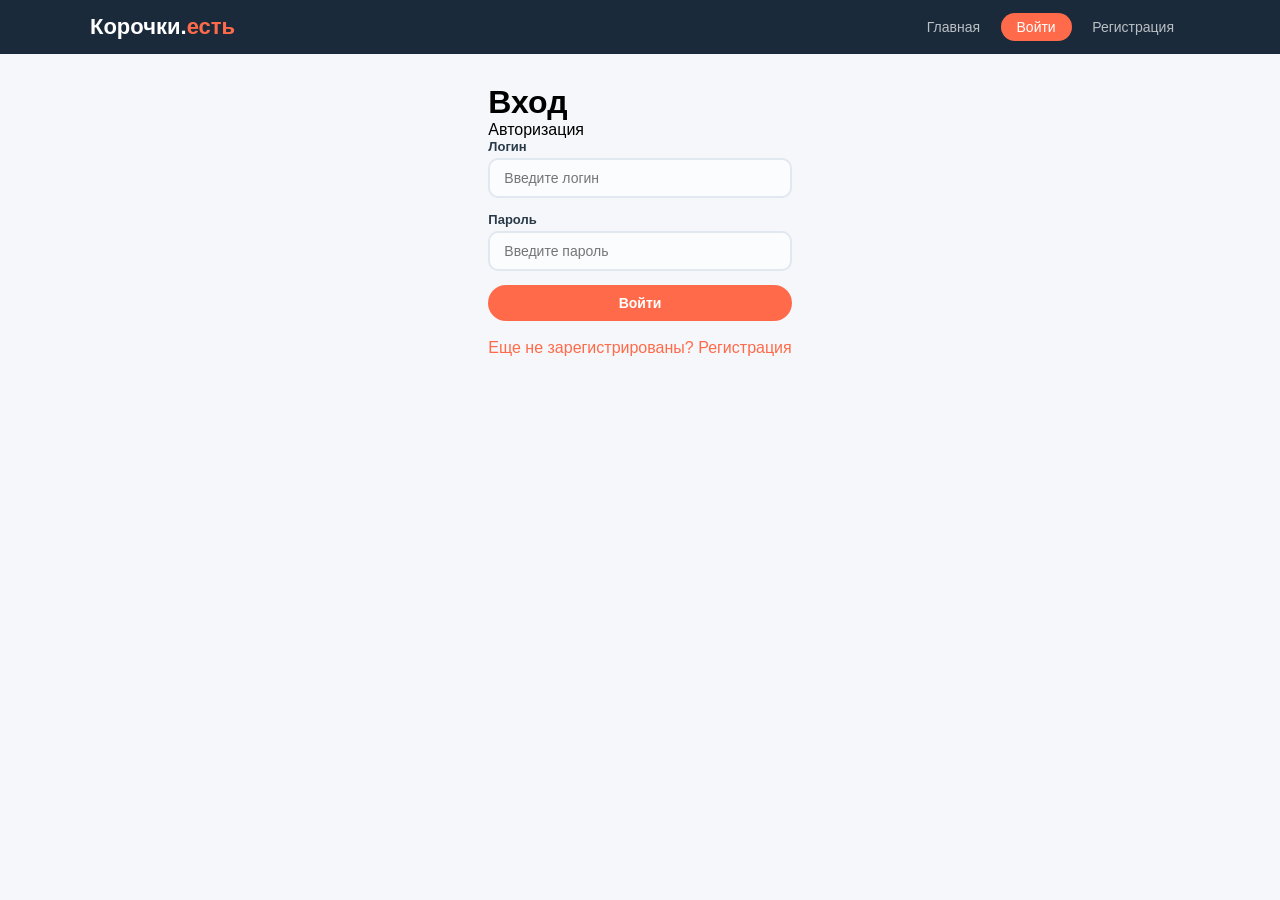
<file: account.html>
<!DOCTYPE html>
<html lang="ru">
<head>
    <meta charset="UTF-8">
    <meta name="viewport" content="width=device-width, initial-scale=1.0">
    <title>Кабинет — Корочки.есть</title>
    <link rel="stylesheet" href="style.css">
</head>
<body>
    <header class="header">
        <div class="header-inner">
            <a href="index.html" class="logo">Корочки.<span>есть</span></a>
            <nav class="nav">
                <a href="index.html">Главная</a>
                <a href="account.html" class="active">Кабинет</a>
                <a href="new_request.html">Подать заявку</a>
                <a href="#" onclick="logout()">Выйти</a>
            </nav>
        </div>
    </header>
    <main class="main">
        <div class="account-card">
            <h1>Личный кабинет</h1>
            <div id="accountMsg" class="alert" style="display:none;"></div>
            <div style="font-weight:700;font-size:18px;color:#1a2a3a;margin-bottom:14px;margin-top:20px;">Мои заявки</div>
            <div id="requestsList"></div>
            <div class="block" style="margin-top:24px;">
                <div class="block-title">Оставить отзыв</div>
                <form id="feedbackForm" onsubmit="return addFeedback(event)">
                    <div class="form-group">
                        <label>Выберите курс</label>
                        <select id="feedbackCourse" required>
                            <option value="">-- выберите курс --</option>
                        </select>
                    </div>
                    <div class="form-group">
                        <label>Ваш отзыв</label>
                        <textarea id="feedbackText" placeholder="Напишите отзыв о качестве образовательных услуг..." rows="4"></textarea>
                    </div>
                    <button type="submit" class="btn btn-primary">Отправить отзыв</button>
                </form>
            </div>
        </div>
    </main>
    <script src="script.js"></script>
</body>
</html>
</file>
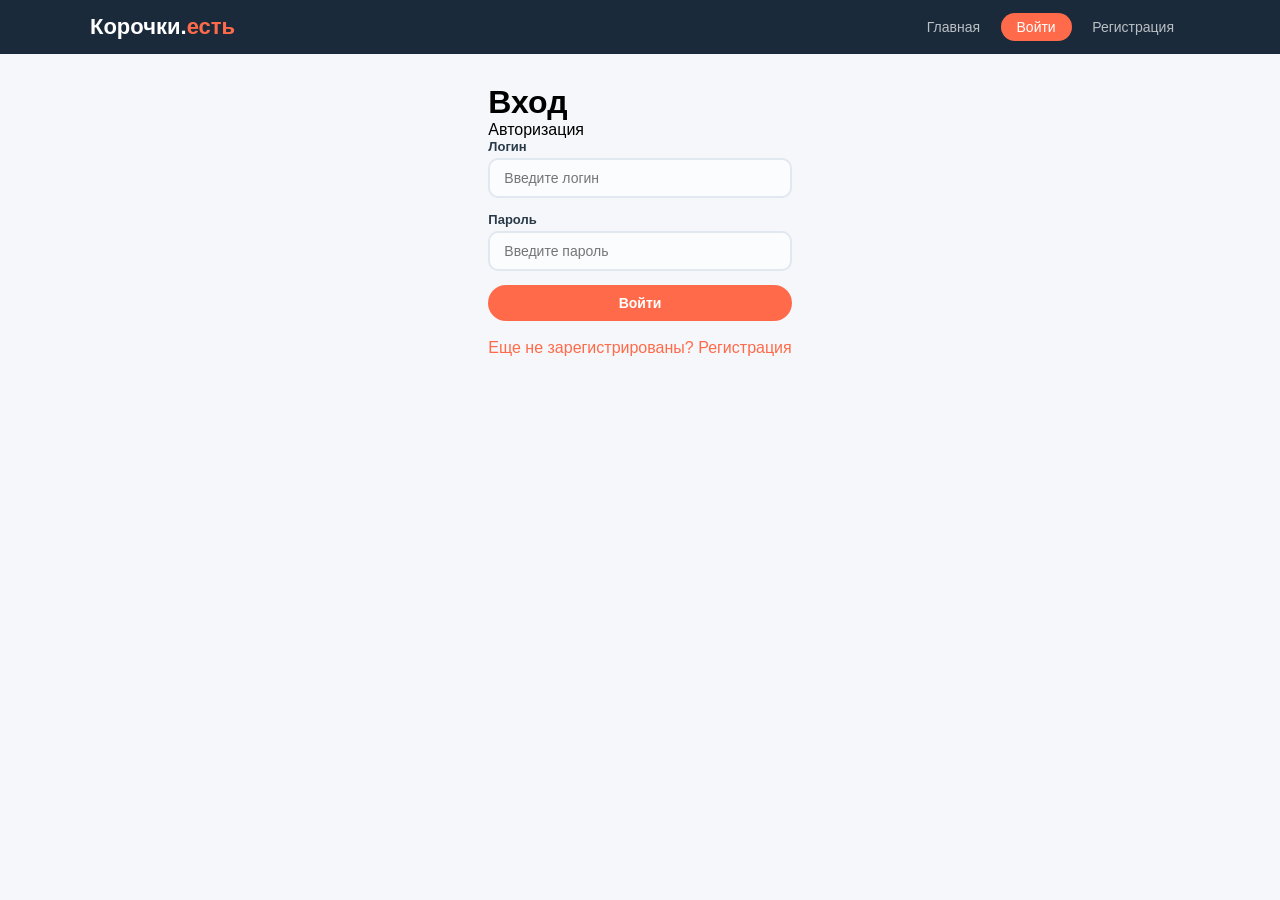
<file: admin.html>
<!DOCTYPE html>
<html lang="ru">
<head>
    <meta charset="UTF-8">
    <meta name="viewport" content="width=device-width, initial-scale=1.0">
    <title>Админка — Корочки.есть</title>
    <link rel="stylesheet" href="style.css">
</head>
<body>
    <header class="header">
        <div class="header-inner">
            <a href="index.html" class="logo">Корочки.<span>есть</span></a>
            <nav class="nav">
                <a href="index.html">Главная</a>
                <a href="admin.html" class="active">Админка</a>
                <a href="#" onclick="logout()">Выйти</a>
            </nav>
        </div>
    </header>
    <main class="main">
        <div class="account-card">
            <h1>Панель администратора</h1>
            <p style="color:#6a7a8a;margin-bottom:16px;">Все заявки пользователей</p>
            <div class="filter-group">
                <a href="#" class="active" data-filter="all" onclick="filterRequests('all', this)">Все</a>
                <a href="#" data-filter="Новая" onclick="filterRequests('Новая', this)">Новые</a>
                <a href="#" data-filter="Идет обучение" onclick="filterRequests('Идет обучение', this)">Идет обучение</a>
                <a href="#" data-filter="Обучение завершено" onclick="filterRequests('Обучение завершено', this)">Обучение завершено</a>
            </div>
            <div id="adminRequestsList"></div>
        </div>
    </main>
    <script src="script.js"></script>
</body>
</html>
</file>
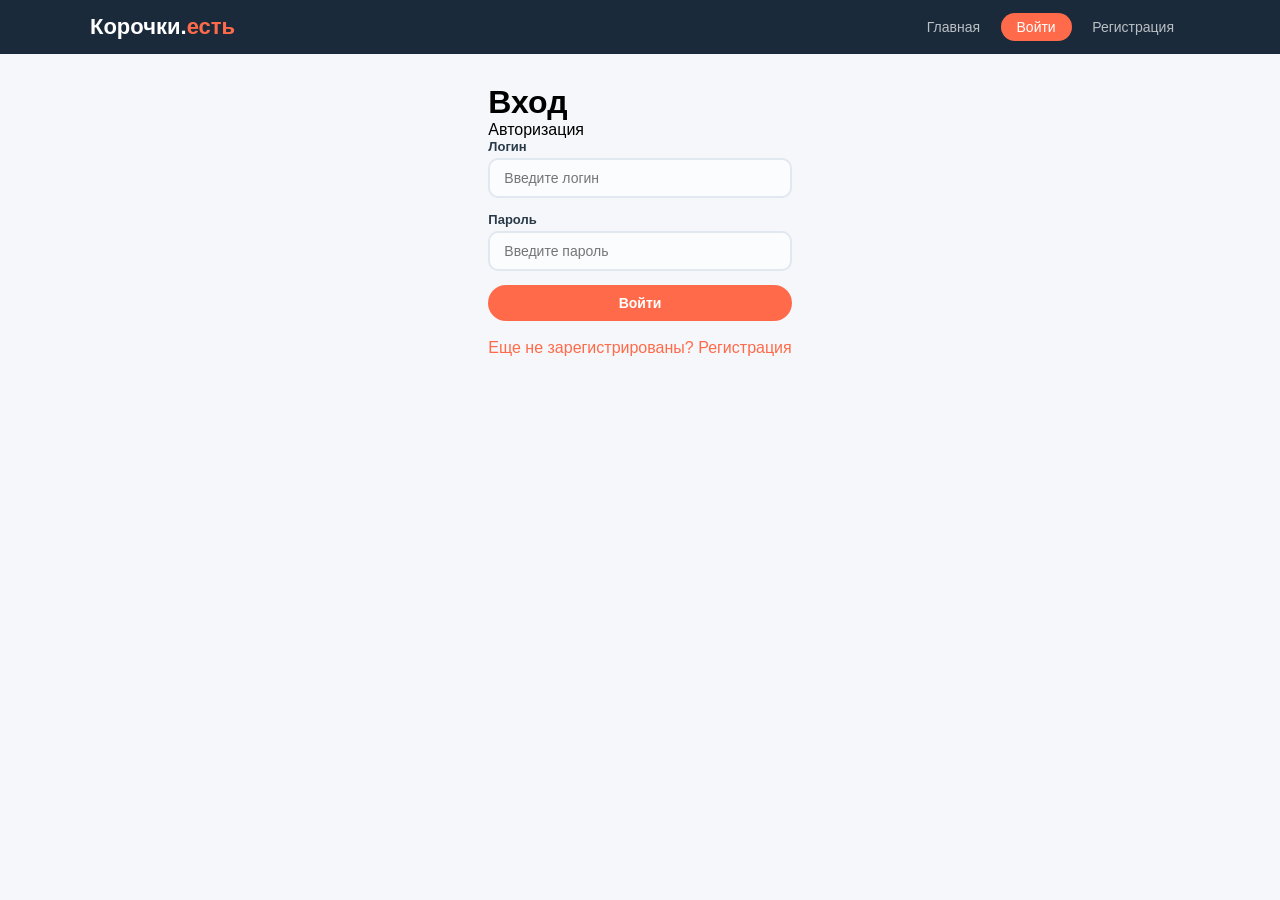
<file: auth.html>
<!DOCTYPE html>
<html lang="ru">
<head>
    <meta charset="UTF-8">
    <meta name="viewport" content="width=device-width, initial-scale=1.0">
    <title>Вход — Корочки.есть</title>
    <link rel="stylesheet" href="style.css">
</head>
<body>
    <header class="header">
        <div class="header-inner">
            <a href="index.html" class="logo">Корочки.<span>есть</span></a>
            <nav class="nav">
                <a href="index.html">Главная</a>
                <a href="auth.html" class="active">Войти</a>
                <a href="register.html">Регистрация</a>
            </nav>
        </div>
    </header>
    <main class="main" style="display:flex;justify-content:center;align-items:center;">
        <div class="auth-card">
            <h1>Вход</h1>
            <p class="subtitle">Авторизация</p>
            <div id="authError" class="alert alert-danger" style="display:none;"></div>
            <div id="authSuccess" class="alert alert-success" style="display:none;"></div>
            <form id="authForm" onsubmit="return handleAuth(event)">
                <div class="form-group">
                    <label>Логин</label>
                    <input type="text" id="authLogin" placeholder="Введите логин" required>
                </div>
                <div class="form-group">
                    <label>Пароль</label>
                    <input type="password" id="authPass" placeholder="Введите пароль" required>
                </div>
                <button type="submit" class="btn btn-primary btn-block">Войти</button>
            </form>
            <div class="text-center mt-3">
                <a href="register.html" class="link">Еще не зарегистрированы? Регистрация</a>
            </div>
        </div>
    </main>
    <script src="script.js"></script>
</body>
</html>
</file>
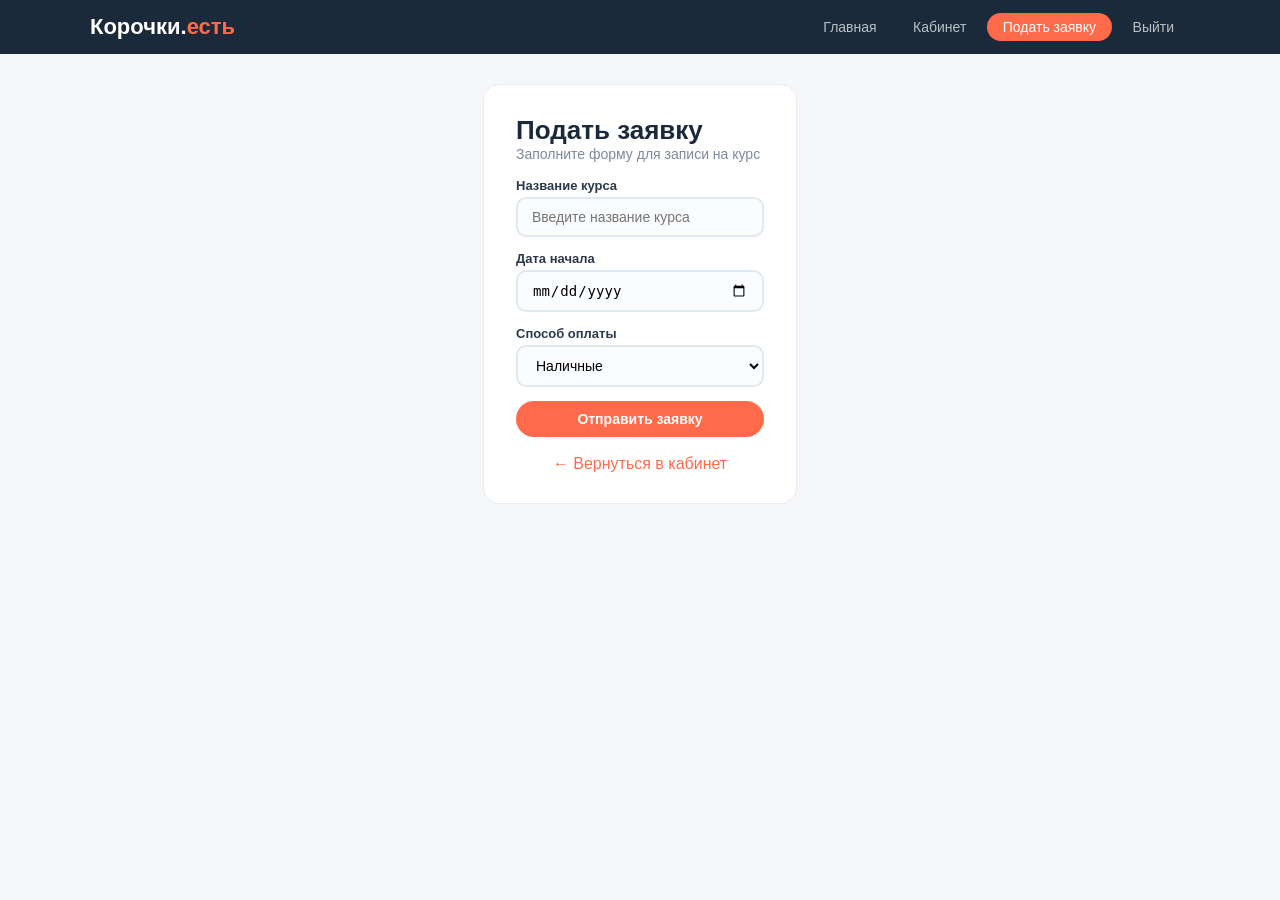
<file: new_request.html>
<!DOCTYPE html>
<html lang="ru">
<head>
    <meta charset="UTF-8">
    <meta name="viewport" content="width=device-width, initial-scale=1.0">
    <title>Подать заявку — Корочки.есть</title>
    <link rel="stylesheet" href="style.css">
</head>
<body>
    <header class="header">
        <div class="header-inner">
            <a href="index.html" class="logo">Корочки.<span>есть</span></a>
            <nav class="nav">
                <a href="index.html">Главная</a>
                <a href="account.html">Кабинет</a>
                <a href="new_request.html" class="active">Подать заявку</a>
                <a href="#" onclick="logout()">Выйти</a>
            </nav>
        </div>
    </header>
    <main class="main" style="display:flex;justify-content:center;align-items:center;">
        <div class="card card-wide" style="max-width:500px;">
            <h1>Подать заявку</h1>
            <p class="subtitle">Заполните форму для записи на курс</p>
            <div id="requestMsg" class="alert" style="display:none;"></div>
            <form id="requestForm" onsubmit="return addRequest(event)">
                <div class="form-group">
                    <label>Название курса</label>
                    <input type="text" id="courseName" placeholder="Введите название курса" required>
                </div>
                <div class="form-group">
                    <label>Дата начала</label>
                    <input type="date" id="startDate" required>
                </div>
                <div class="form-group">
                    <label>Способ оплаты</label>
                    <select id="paymentMethod" required>
                        <option value="наличные">Наличные</option>
                        <option value="перевод по номеру телефона">Перевод по номеру телефона</option>
                    </select>
                </div>
                <button type="submit" class="btn btn-primary btn-block">Отправить заявку</button>
            </form>
            <div class="text-center mt-3">
                <a href="account.html" class="link">← Вернуться в кабинет</a>
            </div>
        </div>
    </main>
    <script src="script.js"></script>
</body>
</html>
</file>
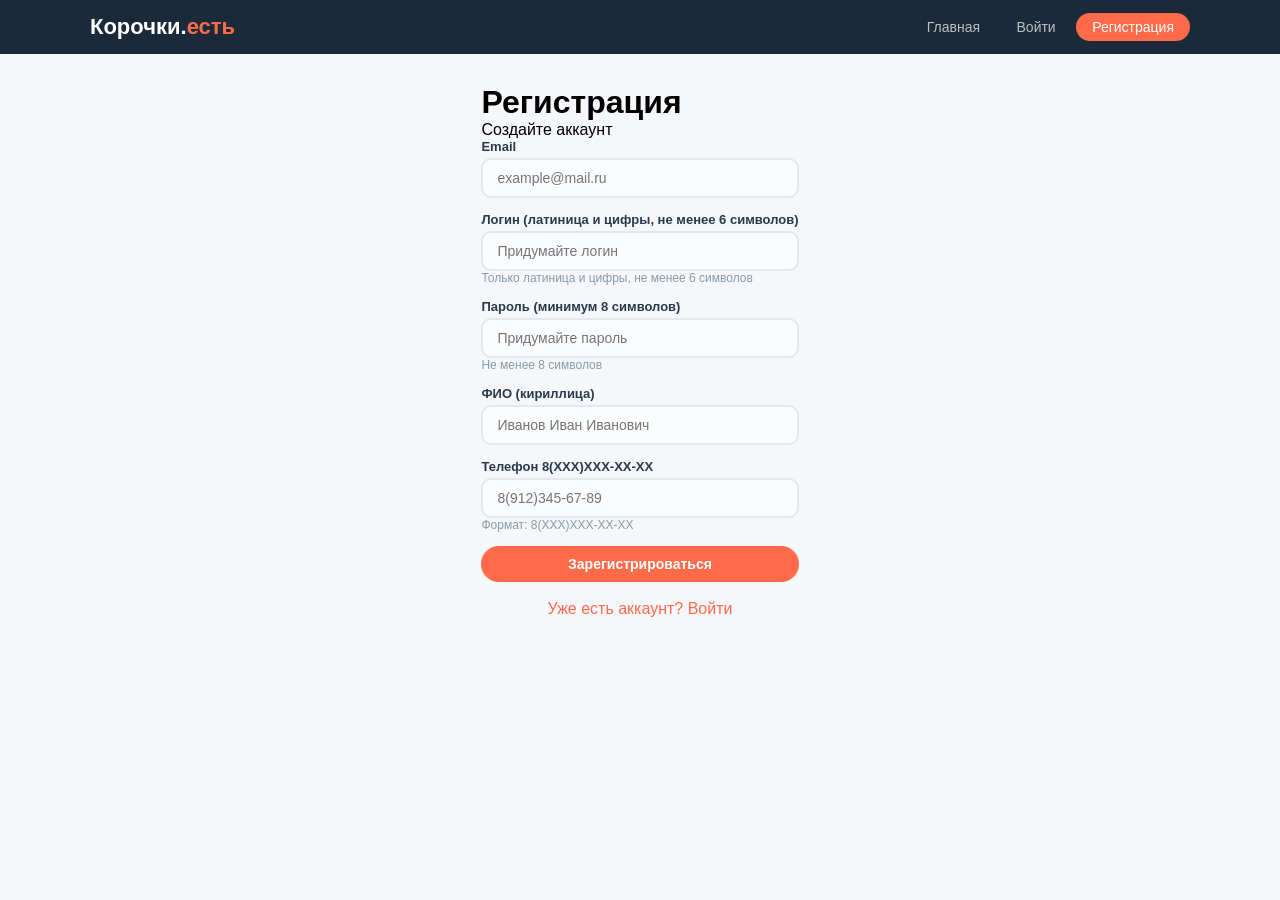
<file: register.html>
<!DOCTYPE html>
<html lang="ru">
<head>
    <meta charset="UTF-8">
    <meta name="viewport" content="width=device-width, initial-scale=1.0">
    <title>Регистрация — Корочки.есть</title>
    <link rel="stylesheet" href="style.css">
</head>
<body>
    <header class="header">
        <div class="header-inner">
            <a href="index.html" class="logo">Корочки.<span>есть</span></a>
            <nav class="nav">
                <a href="index.html">Главная</a>
                <a href="auth.html">Войти</a>
                <a href="register.html" class="active">Регистрация</a>
            </nav>
        </div>
    </header>
    <main class="main" style="display:flex;justify-content:center;align-items:center;">
        <div class="auth-card">
            <h1>Регистрация</h1>
            <p class="subtitle">Создайте аккаунт</p>
            <div id="regError" class="alert alert-danger" style="display:none;"></div>
            <div id="regSuccess" class="alert alert-success" style="display:none;"></div>
            <form id="regForm" onsubmit="return handleRegister(event)">
                <div class="form-group">
                    <label>Email</label>
                    <input type="email" id="regEmail" placeholder="example@mail.ru" required>
                </div>
                <div class="form-group">
                    <label>Логин (латиница и цифры, не менее 6 символов)</label>
                    <input type="text" id="regLogin" placeholder="Придумайте логин" required>
                    <div class="hint">Только латиница и цифры, не менее 6 символов</div>
                </div>
                <div class="form-group">
                    <label>Пароль (минимум 8 символов)</label>
                    <input type="password" id="regPass" placeholder="Придумайте пароль" required>
                    <div class="hint">Не менее 8 символов</div>
                </div>
                <div class="form-group">
                    <label>ФИО (кириллица)</label>
                    <input type="text" id="regFio" placeholder="Иванов Иван Иванович" required>
                </div>
                <div class="form-group">
                    <label>Телефон 8(XXX)XXX-XX-XX</label>
                    <input type="text" id="regTel" placeholder="8(912)345-67-89" required>
                    <div class="hint">Формат: 8(XXX)XXX-XX-XX</div>
                </div>
                <button type="submit" class="btn btn-primary btn-block">Зарегистрироваться</button>
            </form>
            <div class="text-center mt-3">
                <a href="auth.html" class="link">Уже есть аккаунт? Войти</a>
            </div>
        </div>
    </main>
    <script src="script.js"></script>
</body>
</html>
</file>
<file: style.css>
* {
    margin: 0;
    padding: 0;
    box-sizing: border-box;
}
body {
    font-family: 'Segoe UI', Tahoma, sans-serif;
    background: #f5f7fa;
}
.header {
    background: #1a2a3a;
    padding: 14px 30px;
}
.header-inner {
    max-width: 1100px;
    margin: 0 auto;
    display: flex;
    justify-content: space-between;
    align-items: center;
}
.logo {
    font-size: 22px;
    font-weight: 700;
    color: #fff;
    text-decoration: none;
}
.logo span {
    color: #ff6b4a;
}
.nav a {
    color: rgba(255,255,255,0.7);
    text-decoration: none;
    padding: 6px 16px;
    border-radius: 30px;
    font-size: 14px;
}
.nav a.active {
    background: #ff6b4a;
    color: #fff;
}
.main {
    max-width: 1100px;
    margin: 0 auto;
    padding: 30px 20px;
}
.hero {
    text-align: center;
    margin-bottom: 25px;
}
.hero h1 {
    font-size: 32px;
    color: #1a2a3a;
}
.hero p {
    font-size: 16px;
    color: #6a7a8a;
}
.slider-container {
    position: relative;
    overflow: hidden;
    border-radius: 12px;
    margin-bottom: 25px;
    height: 250px;
    background: #e8edf3;
}
.slider-track {
    display: flex;
    transition: transform 0.6s ease;
    height: 100%;
}
.slider-slide {
    min-width: 100%;
    height: 100%;
    position: relative;
}
.slider-slide img {
    width: 100%;
    height: 100%;
    object-fit: cover;
}
.slider-slide .slide-text {
    position: absolute;
    bottom: 25px;
    left: 25px;
    color: #fff;
    text-shadow: 0 2px 8px rgba(0,0,0,0.6);
}
.slider-slide .slide-text h3 {
    font-size: 20px;
}
.slider-slide .slide-text p {
    font-size: 13px;
}
.slider-dots {
    position: absolute;
    bottom: 12px;
    left: 50%;
    transform: translateX(-50%);
    display: flex;
    gap: 6px;
    z-index: 10;
}
.slider-dots button {
    width: 10px;
    height: 10px;
    border-radius: 50%;
    border: 2px solid rgba(255,255,255,0.6);
    background: transparent;
    cursor: pointer;
    padding: 0;
}
.slider-dots button.active {
    background: #fff;
    width: 24px;
    border-radius: 8px;
}
.slider-btn {
    position: absolute;
    top: 50%;
    transform: translateY(-50%);
    background: rgba(255,255,255,0.2);
    border: none;
    color: #fff;
    width: 34px;
    height: 34px;
    border-radius: 50%;
    font-size: 18px;
    cursor: pointer;
    z-index: 10;
}
.slider-btn.prev { left: 10px; }
.slider-btn.next { right: 10px; }
.card {
    background: #fff;
    border-radius: 16px;
    padding: 30px 32px;
    border: 1px solid #e8edf3;
    max-width: 420px;
    margin: 0 auto;
}
.card h1 {
    font-size: 26px;
    color: #1a2a3a;
}
.card .subtitle {
    color: #7a8a9a;
    font-size: 14px;
    margin-bottom: 16px;
}
.btn {
    padding: 10px 28px;
    border: none;
    border-radius: 40px;
    font-size: 14px;
    font-weight: 600;
    cursor: pointer;
    text-decoration: none;
    display: inline-block;
}
.btn-primary {
    background: #ff6b4a;
    color: #fff;
}
.btn-outline {
    background: transparent;
    color: #1a2a3a;
    border: 2px solid #e2e8f0;
}
.btn-block {
    width: 100%;
}
.btn-success {
    background: #27ae60;
    color: #fff;
}
.btn-danger {
    background: #e74c3c;
    color: #fff;
}
.btn-sm {
    padding: 4px 14px;
    font-size: 12px;
}
.btn-group {
    display: flex;
    gap: 10px;
    flex-wrap: wrap;
}
.form-group {
    margin-bottom: 14px;
}
.form-group label {
    display: block;
    font-size: 13px;
    font-weight: 600;
    color: #2a3a4a;
    margin-bottom: 4px;
}
.form-group input,
.form-group select,
.form-group textarea {
    width: 100%;
    padding: 10px 14px;
    border: 2px solid #e2e8f0;
    border-radius: 10px;
    font-size: 14px;
    background: #fafcfe;
}
.form-group input:focus,
.form-group select:focus,
.form-group textarea:focus {
    border-color: #ff6b4a;
    outline: none;
}
.form-group .hint {
    color: #8a9aa8;
    font-size: 12px;
}
.form-group textarea {
    min-height: 70px;
    resize: vertical;
}
.alert {
    padding: 10px 14px;
    border-radius: 10px;
    font-size: 13px;
    margin-bottom: 14px;
}
.alert-danger {
    background: #fde8e8;
    color: #c0392b;
    border: 1px solid #fad1d1;
}
.alert-success {
    background: #e8f5e9;
    color: #27ae60;
    border: 1px solid #c8e6c9;
}
.link {
    color: #ff6b4a;
    text-decoration: none;
    font-weight: 500;
}
.text-center {
    text-align: center;
}
.mt-2 { margin-top: 10px; }
.mt-3 { margin-top: 18px; }
.request-item {
    background: #f7fafd;
    border-radius: 12px;
    padding: 12px 16px;
    margin-bottom: 10px;
    border: 1px solid #e8edf3;
}
.request-item .course {
    font-weight: 600;
    color: #1a2a3a;
    font-size: 15px;
}
.request-item .meta {
    color: #6a7a8a;
    font-size: 13px;
}
.request-item .status {
    display: inline-block;
    padding: 2px 12px;
    border-radius: 30px;
    font-size: 12px;
    font-weight: 600;
    margin-top: 4px;
}
.status-new {
    background: #fff3e0;
    color: #e67e22;
}
.status-progress {
    background: #e3f2fd;
    color: #1976d2;
}
.status-done {
    background: #e8f5e9;
    color: #27ae60;
}
.request-feedback {
    margin-top: 6px;
    padding: 6px 12px;
    background: #e8f5e9;
    border-radius: 6px;
    font-size: 13px;
    color: #1a5a2a;
    border-left: 3px solid #27ae60;
}
.block {
    background: #f7fafd;
    border-radius: 12px;
    padding: 16px 20px;
    margin-bottom: 16px;
    border: 1px solid #e8edf3;
}
.block-title {
    font-weight: 600;
    color: #1a2a3a;
    font-size: 15px;
    margin-bottom: 10px;
}
.filter-group {
    display: flex;
    gap: 6px;
    flex-wrap: wrap;
    margin-bottom: 14px;
}
.filter-group a {
    padding: 4px 16px;
    border-radius: 30px;
    text-decoration: none;
    font-size: 13px;
    border: 2px solid #e2e8f0;
    background: #fafcfe;
    color: #4a5a6a;
    cursor: pointer;
}
.filter-group a.active {
    background: #ff6b4a;
    color: #fff;
    border-color: #ff6b4a;
}
.empty {
    text-align: center;
    padding: 25px;
    color: #8a9aa8;
    background: #f7fafd;
    border-radius: 12px;
}
@media (max-width: 600px) {
    .header { padding: 10px 16px; }
    .header-inner { flex-wrap: wrap; gap: 8px; }
    .logo { font-size: 18px; }
    .nav a { padding: 4px 10px; font-size: 13px; }
    .hero h1 { font-size: 24px; }
    .slider-container { height: 160px; }
    .slider-slide .slide-text { bottom: 12px; left: 14px; }
    .slider-slide .slide-text h3 { font-size: 16px; }
    .slider-slide .slide-text p { font-size: 12px; }
    .card { padding: 20px 16px; }
    .card h1 { font-size: 22px; }
    .btn { padding: 8px 18px; font-size: 13px; }
    .btn-group { flex-direction: column; }
    .main { padding: 16px 12px; }
}
</file>
